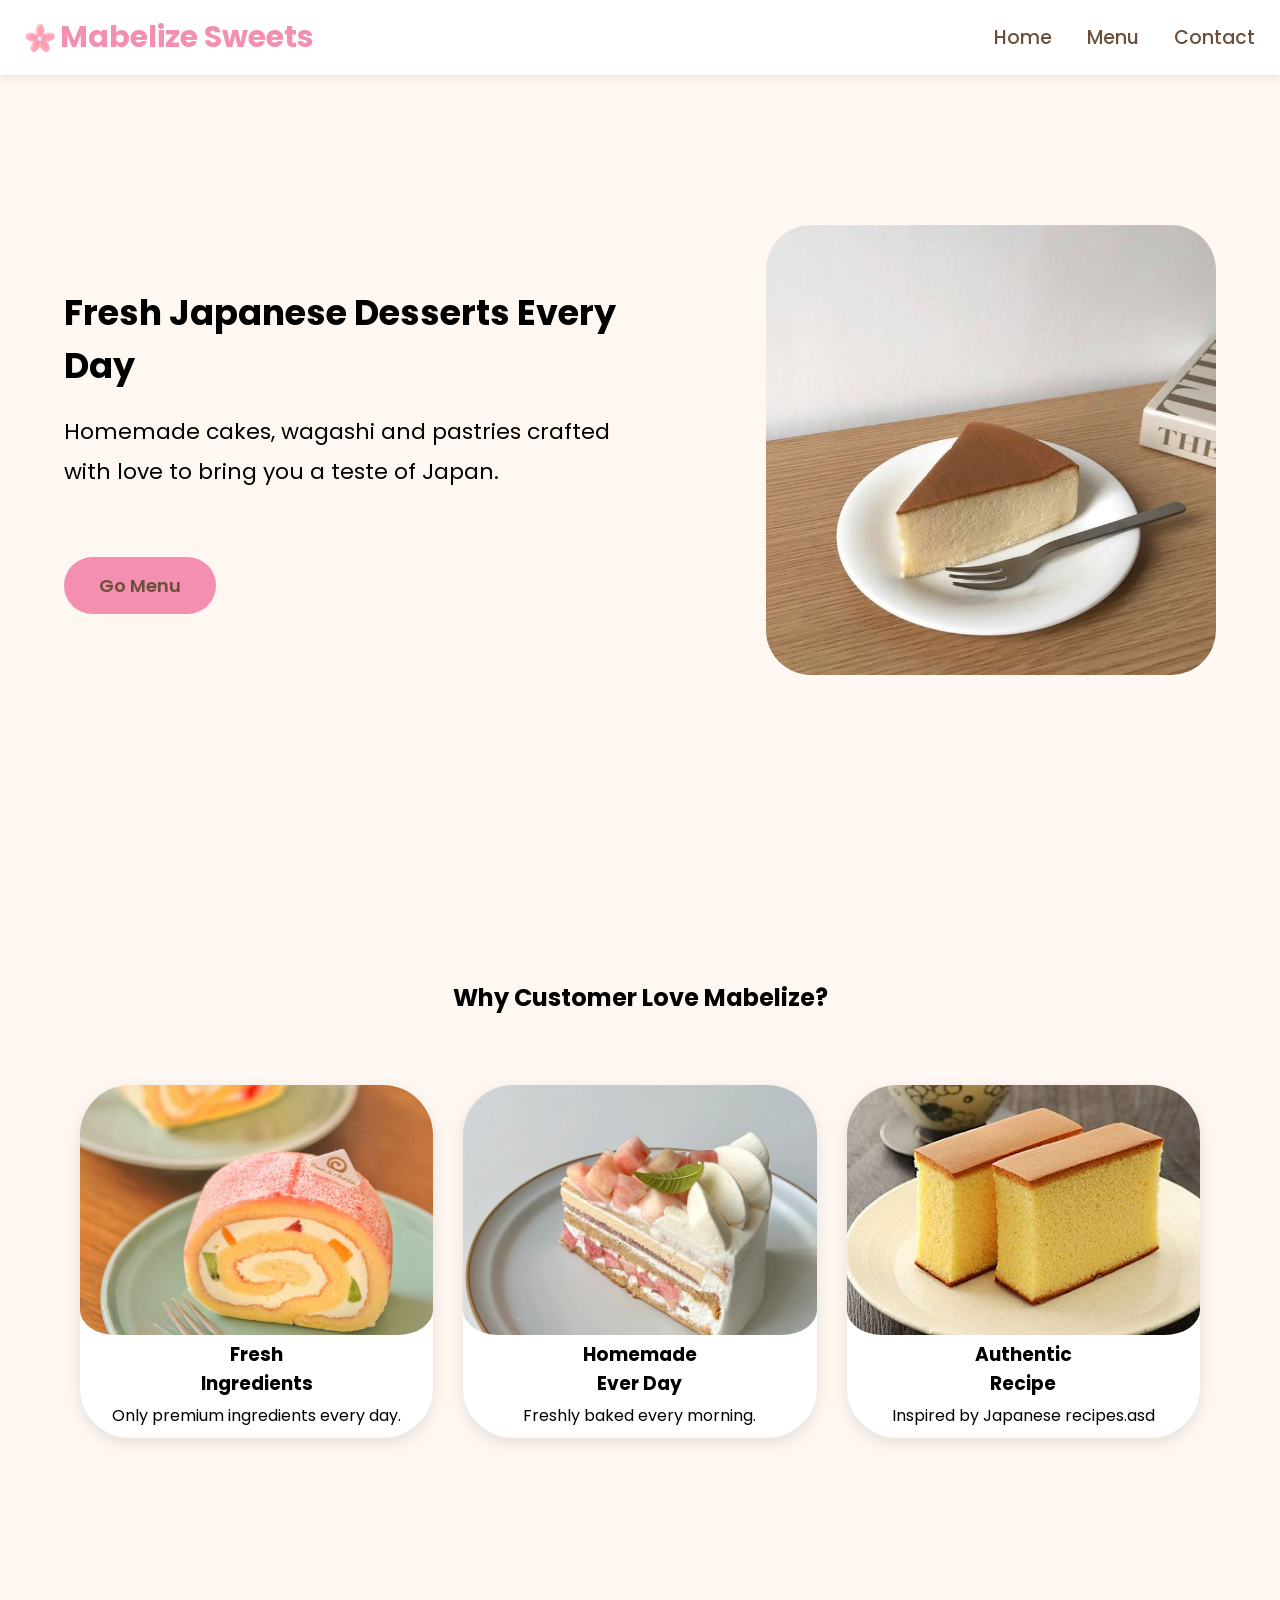
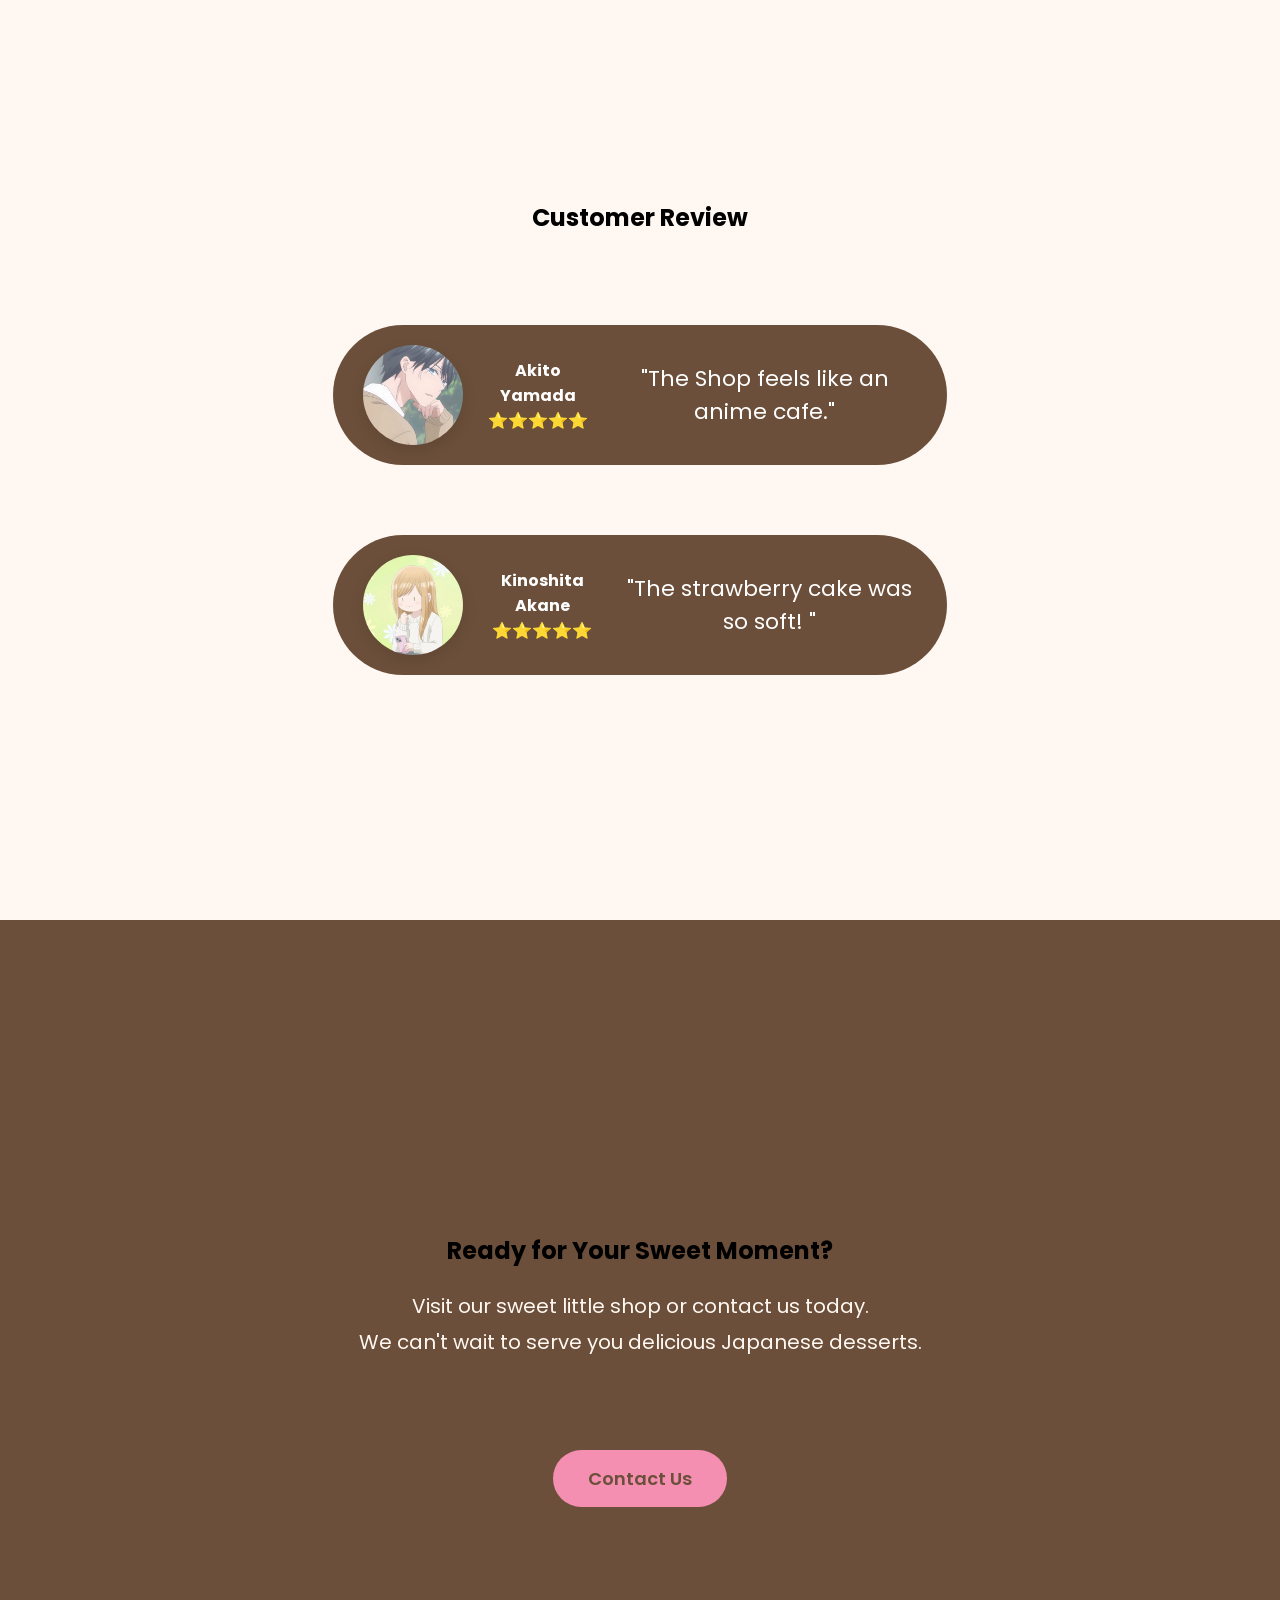
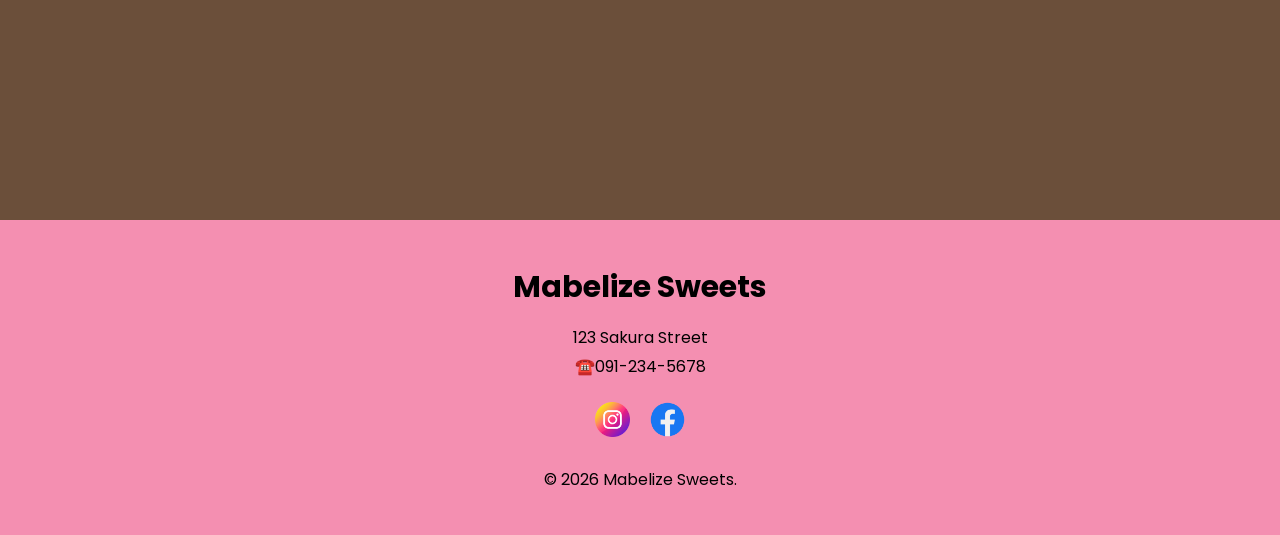
<file: index.html>
<!DOCTYPE html>
<html lang="en">
<head>
    <meta charset="UTF-8">
    <meta name="viewport" content="width=device-width, initial-scale=1.0">

    <title>Mabelize Sweets</title>

    <link rel="icon" type="image/png" href="./images/sakura.png">
    
    <link rel="preconnect" href="https://fonts.googleapis.com">
    <link rel="preconnect" href="https://fonts.gstatic.com" crossorigin>
    <link href="https://fonts.googleapis.com/css2?family=Poppins:wght@300;400;500;600;700&display=swap" rel="stylesheet">
    
    <link rel="stylesheet" href="./css/style.css" />

</head>

<body>
    
    <header>

        <nav class="navbar">

            <a href="index.html" class="logo">

                <img  src="./images/sakura.png" alt="Sakura">

                <h1>Mabelize Sweets</h1>
                
            </a>

             <input type="checkbox" id="menu">

            <label for="menu" class="menu-icon">
                ☰
            </label>

            <ul class="nav-links">

                <li><a href="index.html">Home</a></li>
                <li><a href="menu.html">Menu</a></li>
                <li><a href="contact.html">Contact</a></li>

            </ul>
        </nav>

    </header>

    <main>

        <section class="hero">

            <div class="hero-text">

                <h1>Fresh Japanese Desserts Every Day</h1>

                <p>Homemade cakes, wagashi and pastries crafted <br>
                with love to bring you a teste of Japan.</p>

                <a href="menu.html" class="btn" >Go Menu</a>
            </div>
                
            <div class="hero-image">

                <img src="./images/japanese cheesecake.jpg" alt="Japanese Cake">

            </div>
            

        </section>
        
        <section class="features">

                <h1> Why Customer Love Mabelize? </h1>

            </div>

            <div class="features-container">

                <div class="features-card">

                    <img src="./images/roll cake.jpg" alt="Roll Cake">

                    <h3> 

                        Fresh <br>
                        Ingredients

                    </h3>
                    
                    <p> Only premium ingredients every day. </p>

                </div>

                <div class="features-card">

                    <img src="./images/Peach Cake.webp" alt="Peach Cake">

                    <h3> 

                        Homemade <br>
                        Ever Day

                    </h3>

                    <p>

                        Freshly baked every morning.

                    </p>

                </div>

                <div class="features-card">

                    <img src="./images/Kasutera.jpg" alt = "Kasutera">

                    <h3> 

                        Authentic <br>
                        Recipe

                    </h3>

                    <p>

                        Inspired by Japanese recipes.asd

                    </p>

                </div>

            </div>
            
        </section>

        <section class="testimonails">

            <h1>Customer Review</h1>

            <div class="testimonails-container">

                <div class="testimonails-card">

                    <img src = "images/Yamada Customer.webp" alt="customerone"> 

                    <h4>Akito Yamada

                    <br>
                    ⭐⭐⭐⭐⭐

                    <br>
                    </h4>

                    <p>
                        "The Shop feels like an anime cafe."
                    </p>

                </div>

                <div class="testimonails-card">

                    <img src = "images/Akane Customer.webp" alt="customertwo" > 

                    <h4>Kinoshita Akane  
                    <br>
                    ⭐⭐⭐⭐⭐
                    </h4>

                     <p>
                        "The strawberry cake was so soft! "
                    </p>
   


                </div>

            </div>
            
        </section>

        <section class="content">
            
            <h1>Ready for Your Sweet Moment?</h1>

             <p>
                Visit our sweet little shop or contact us today.<br>
                We can't wait to serve you delicious Japanese desserts.
            </p>

            <div class="contact">
                <a href="contact.html" class="contactus">Contact Us</a>

            </div>
        </section>

    </main>

    <footer>

        <h3>Mabelize Sweets</h3>
        <p>123 Sakura Street</p>
        <p>☎️091-234-5678</p>

        <div class="social">

            <a href="#" class="iconf">
                <img src="./images/instagram.png" alt="Instagram" >
            </a>

            <a href="#" class="iconf">
                <img src="./images/facebook.png" alt="Facebook" >
            </a>
            
        </div>

        <p class="copyright">
        © 2026 Mabelize Sweets. 
        </p>

    </footer>

</body>

</html>
</file>
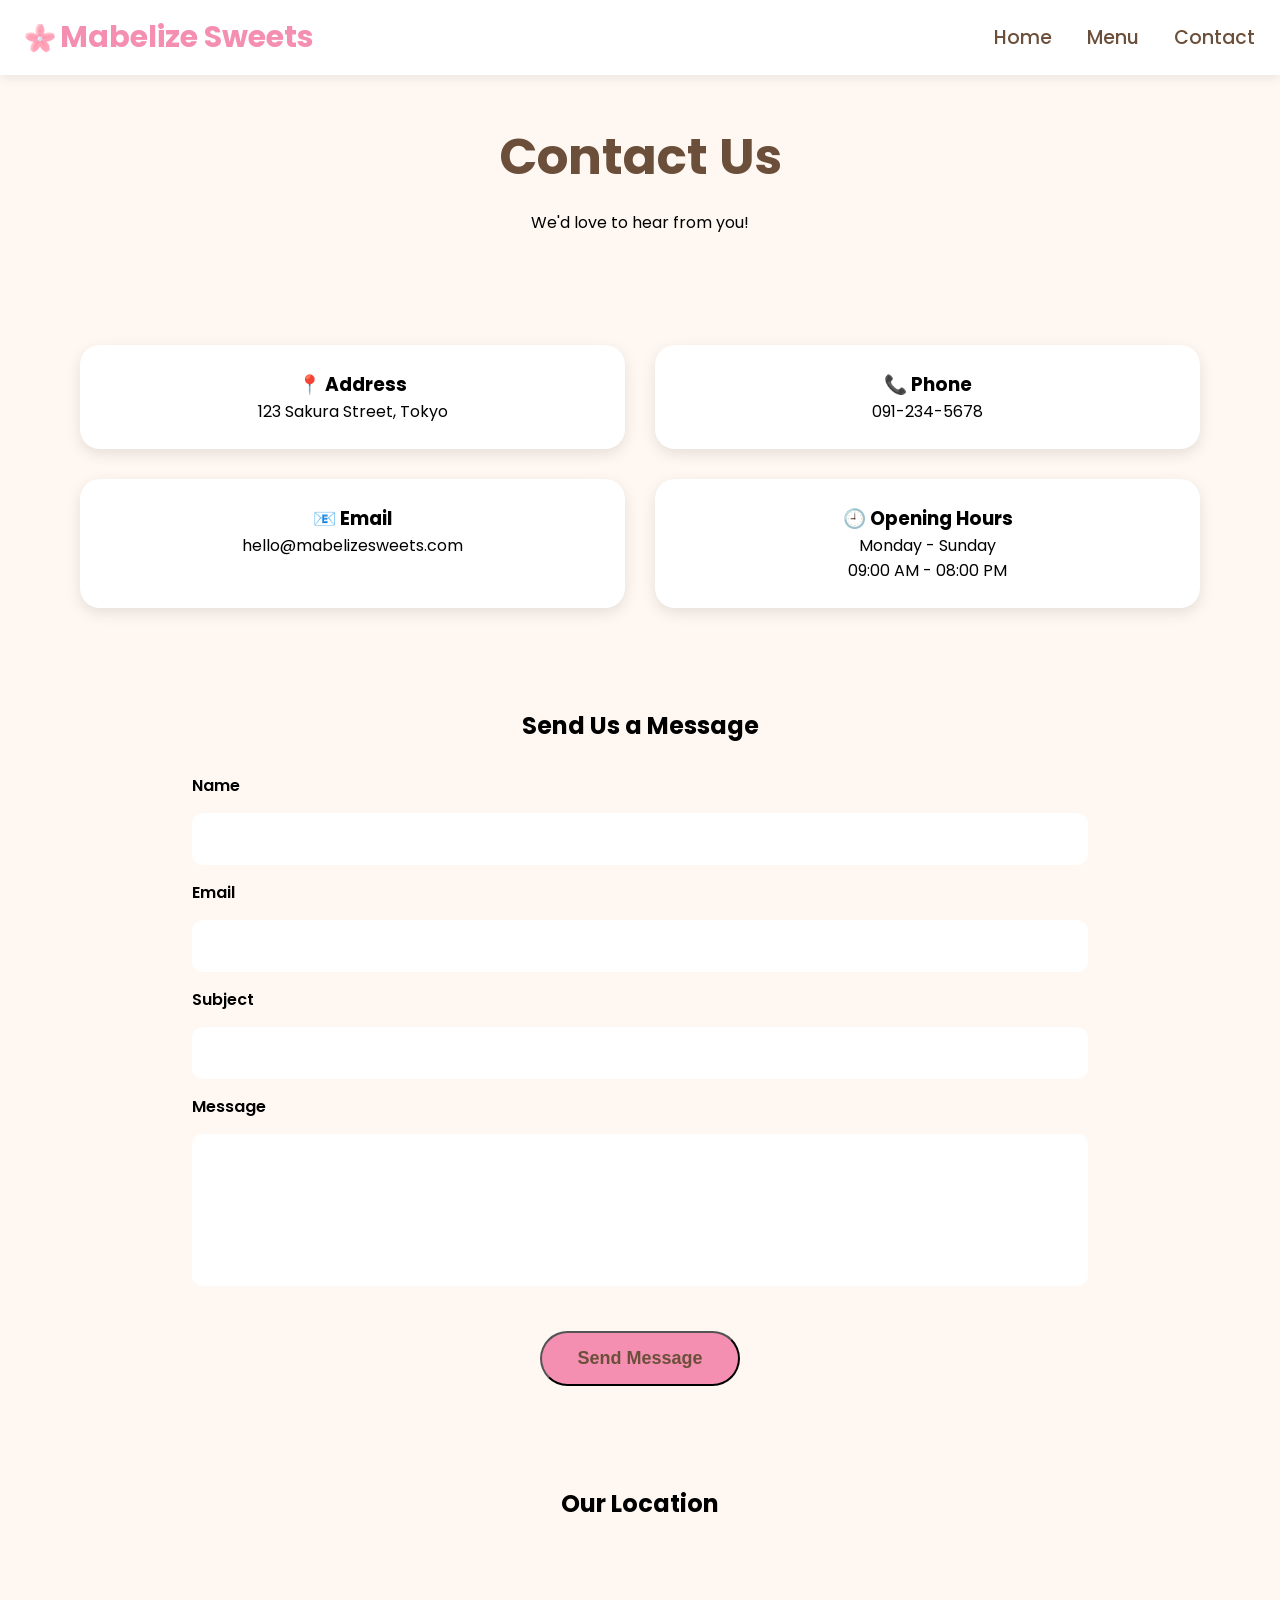
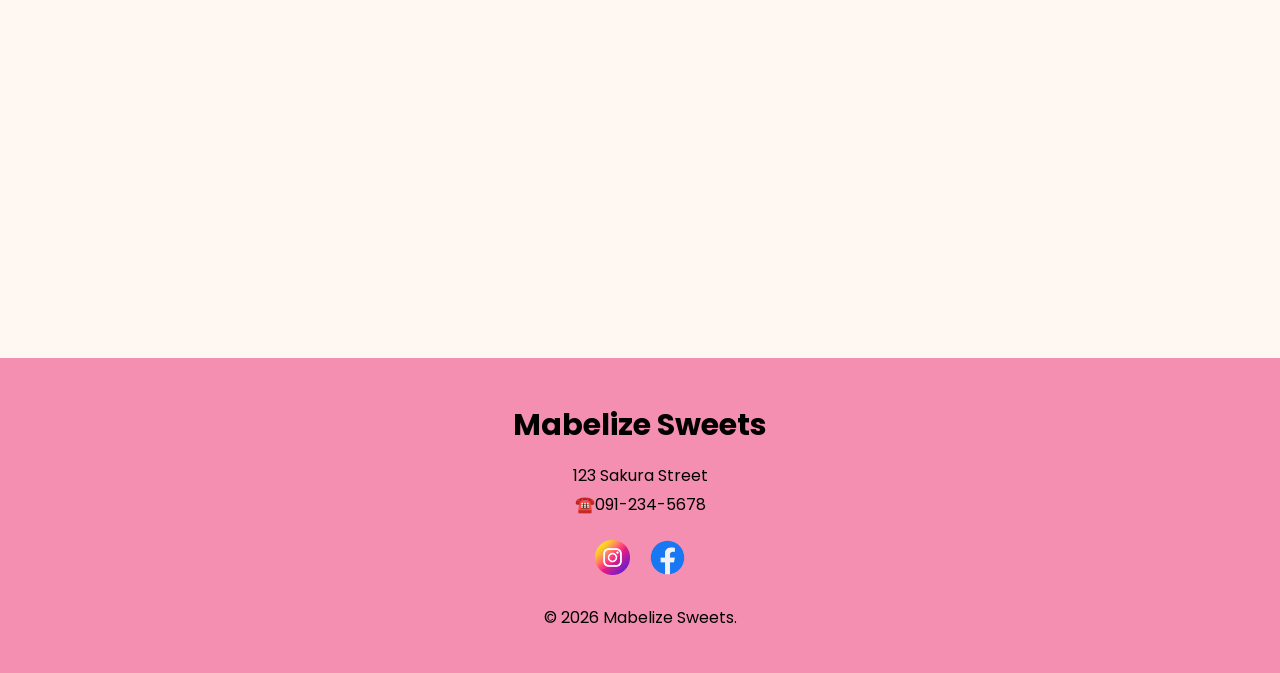
<file: contact.html>
<!DOCTYPE html>
<html lang="en">
<head>
    <meta charset="UTF-8">
    <meta name="viewport" content="width=device-width, initial-scale=1.0">

    <title>Contact | Mabelize Sweets</title>

    <link rel="icon" type="image/png" href="./images/sakura.png">
    
    <link rel="preconnect" href="https://fonts.googleapis.com">
    <link rel="preconnect" href="https://fonts.gstatic.com" crossorigin>
    <link href="https://fonts.googleapis.com/css2?family=Poppins:wght@300;400;500;600;700&display=swap" rel="stylesheet">
    
    <link rel="stylesheet" href="./css/style.css" />

</head>

<body>

     <header>

        <nav class="navbar">

            <a href="index.html" class="logo">

                <img  src="./images/sakura.png" alt="Sakura">

                <h1>Mabelize Sweets</h1>
                
            </a>

            <ul class="nav-links">

                <li><a href="index.html">Home</a></li>
                <li><a href="menu.html">Menu</a></li>
                <li><a href="contact.html">Contact</a></li>

            </ul>
        </nav>

    </header>

    <main>

        <section class="page-header">

            <h1>Contact Us</h1>

            <p>We'd love to hear from you!</p>

        </section>

        <section class="contact-info">

            <div class="info-box">

                <h3>📍 Address</h3>

                <p>123 Sakura Street, Tokyo</p>

            </div>

            <div class="info-box">

                <h3>📞 Phone</h3>

                <p>091-234-5678</p>

            </div>

            <div class="info-box">

                <h3>📧 Email</h3>

                <p>hello@mabelizesweets.com</p>

            </div>

            <div class="info-box">

                <h3>🕘 Opening Hours</h3>

                <p>Monday - Sunday</p>

                <p>09:00 AM - 08:00 PM</p>

            </div>

        </section>

        <section class="contact-form">

            <h2>Send Us a Message</h2>

            <form action="#">

                <label for="name">Name</label>

                <input type="text" id="name">

                <label for="email">Email</label>

                <input type="email" id="email">

                <label for="subject">Subject</label>

                <input type="text" id="subject">

                <label for="message">Message</label>

                <textarea id="message" rows="6"></textarea>

                <button class="btn">Send Message</button>

            </form>

        </section>

        <section class="map">

            <h2>Our Location</h2>

            <iframe
                src="https://www.google.com/maps?q=Tokyo&output=embed"
                width="100%"
                height="350"
                style="border:0;"
                loading="lazy">
            </iframe>

        </section>

    </main>
    
    <footer>

        <h3>Mabelize Sweets</h3>
        <p>123 Sakura Street</p>
        <p>☎️091-234-5678</p>

        <div class="social">

            <a href="#" class="iconf">
                <img src="./images/instagram.png" alt="Instagram" >
            </a>

            <a href="#" class="iconf">
                <img src="./images/facebook.png" alt="Facebook" >
            </a>
            
        </div>

        <p class="copyright">
        © 2026 Mabelize Sweets. 
        </p>

    </footer>

</body>

</html>
</file>
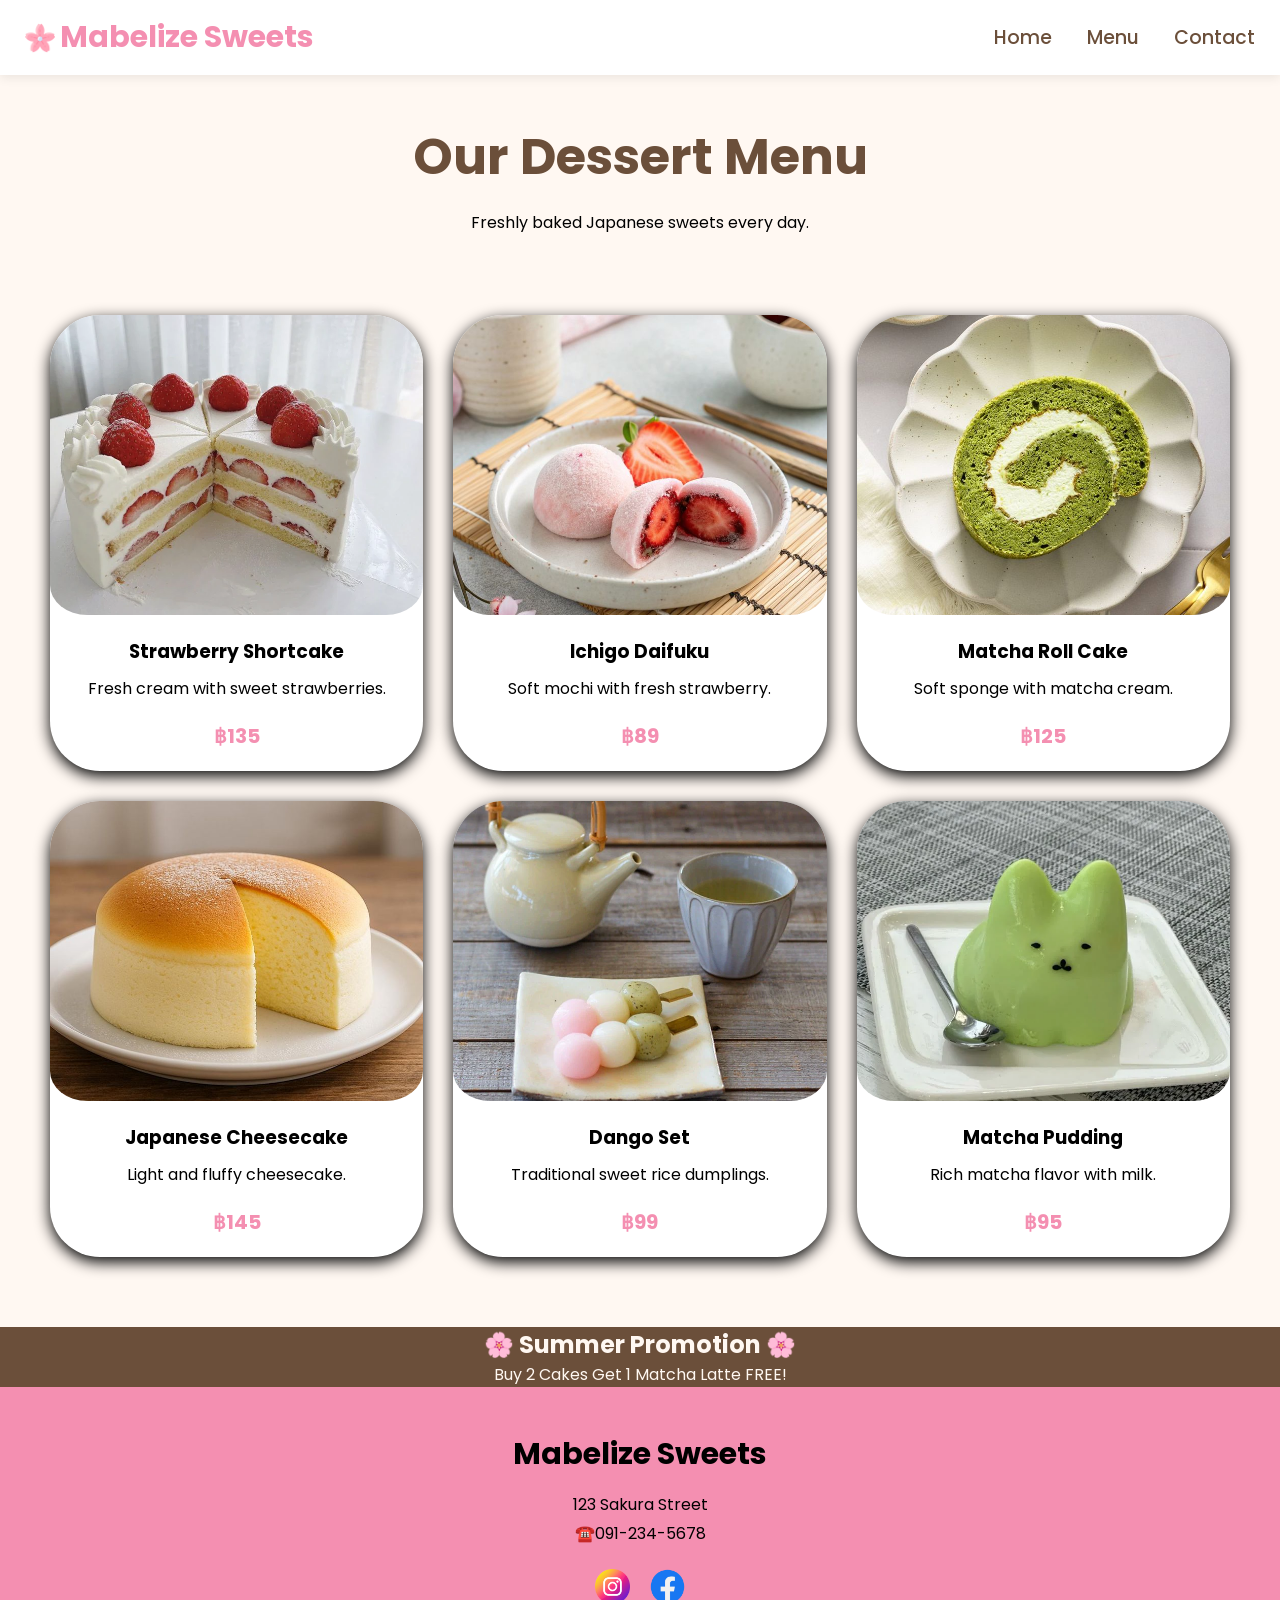
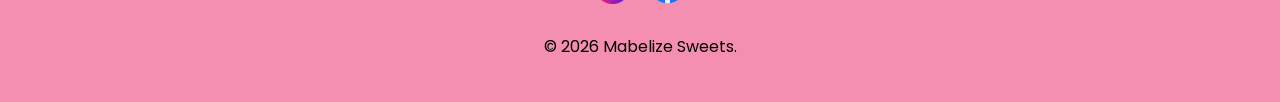
<file: menu.html>
<!DOCTYPE html>
<html lang="en">
<head>
    <meta charset="UTF-8">
    <meta name="viewport" content="width=device-width, initial-scale=1.0">
    
    <title>Menu | Mabelize Sweets</title>

    <link rel="icon" type="image/png" href="./images/sakura.png">
    
    <link rel="preconnect" href="https://fonts.googleapis.com">
    <link rel="preconnect" href="https://fonts.gstatic.com" crossorigin>
    <link href="https://fonts.googleapis.com/css2?family=Poppins:wght@300;400;500;600;700&display=swap" rel="stylesheet">
    
    <link rel="stylesheet" href="./css/style.css" />

</head>

<body>

     <header>

        <nav class="navbar">

            <a href="index.html" class="logo">

                <img  src="./images/sakura.png" alt="Sakura">

                <h1>Mabelize Sweets</h1>
                
            </a>

            <ul class="nav-links">

                <li><a href="index.html">Home</a></li>
                <li><a href="menu.html">Menu</a></li>
                <li><a href="contact.html">Contact</a></li>

            </ul>
        </nav>

    </header>

    <main>

        <section class="page-header">

            <h1>Our Dessert Menu</h1>
            <p>Freshly baked Japanese sweets every day.</p>

        </section>

        <section class="product-container">

            <div class="product-card">

                <img src="./images/strawberry shortcake.webp" alt="strawberryshortcake">

                <h3>Strawberry Shortcake</h3>

                <p>Fresh cream with sweet strawberries.</p>

                <span>฿135</span>

            </div>

            <div class="product-card">

                <img src="./images/Strawberry Mochi (Ichigo Daifuku).jpg" alt="Ichigodaifuku">
                
                <h3>Ichigo Daifuku</h3>

                <p>Soft mochi with fresh strawberry.</p>

                <span>฿89</span>

            </div>
            
            <div class="product-card">

                <img src="./images/Matcha Roll Cake.jpg" alt="dango">
                
                <h3>Matcha Roll Cake</h3>

                <p>Soft sponge with matcha cream.</p>

                <span>฿125</span>

            </div>

            <div class="product-card">

                <img src="./images/Japanese Cheesecake01.jpg" alt="macharollcake">
                
                <h3>Japanese Cheesecake</h3>

                <p>Light and fluffy cheesecake.</p>

                <span>฿145</span>

            </div>

            <div class="product-card">

                <img src="./images/dangoset.webp" alt="japanesecheesecake01">
                
                <h3>Dango Set</h3>

                <p>Traditional sweet rice dumplings.</p>

                <span>฿99</span>

            </div>

            <div class="product-card">

                <img src="./images/Matcha pudding.webp" alt="matchapudding">
                
                <h3>Matcha Pudding</h3>

                <p>Rich matcha flavor with milk.</p>

                <span>฿95</span>
                
            </div>

        </section>

        <section class="promotion">

            <h2>🌸 Summer Promotion 🌸</h2>

            <p>Buy 2 Cakes Get 1 Matcha Latte FREE!</p>

        </section>

    </main>


    <footer>

        <h3>Mabelize Sweets</h3>
        <p>123 Sakura Street</p>
        <p>☎️091-234-5678</p>

        <div class="social">

            <a href="#" class="iconf">
                <img src="./images/instagram.png" alt="Instagram" >
            </a>

            <a href="#" class="iconf">
                <img src="./images/facebook.png" alt="Facebook" >
            </a>
            
        </div>

        <p class="copyright">
        © 2026 Mabelize Sweets. 
        </p>

    </footer>

</body>

</html>
</file>
<file: css/style.css>
:root {

    --primary-color: #F48FB1;
    --secondary-color: #6B4F3A;
    --background-color: #FFF8F2;
    --white : #FFFFFF;
    --text-color: #555555;
}

html {
    scroll-behavior: smooth;
}

*{

    margin:0;
    padding:0;
    box-sizing:border-box;

}

body{

    background-color:var(--background-color);
    font-family: "Poppins", sans-serif;
    animation:fade .6s;
}

@keyframes fade{
    from{
        opacity:0;
    }

    to{
        opacity:1;
    }
}

.navbar {
    position: fixed;
    top: 0;
    left: 0;

    width: 100%;
    
    display:flex;
    justify-content:space-between;
    align-items:center;
    padding:15px 25px;
    background:var(--white);
    box-shadow:0 3px 10px rgba(0,0,0,0.08);

}

#menu{

    display:none;

}

.menu-icon{
    display:none;
    font-size:32px;
    cursor:pointer;
    color:var(--secondary-color);
}

.nav-links a{

    text-decoration:none;
    color:var(--secondary-color);
    font-size:19px;
    font-weight:500;
    transition:.3s;

}

.nav-links {

    display:flex;
    list-style:none;
    gap:35px;
}

.nav-links a:hover{

    color:var(--primary-color);

}

.logo{
    display:flex;
    align-items:center;
    gap:5px;

    color:var(--primary-color);
    text-decoration:none;
}

.logo:hover{
    opacity:.8;
}

.logo h1{

    font-size:30px;

}

.logo img {

    width: 30px;
    height: 30px;

}

div > img {

    width: 30px;
    height: 30px;
    object-fit: cover;
    border-radius: 10%;
    

}

.hero {

    display: flex;

    justify-content: space-between;
    align-items: center;
    width:90%;
    margin:auto;

    min-height:100vh;
}

.hero-text {

    flex: 1;

}

.hero-text h1{

    font-size: 35px;
    margin-bottom:20px;

}

.hero-text p{

    font-size:22px;

    line-height:1.8;

    margin-bottom:35px;

}

.hero-image {

    flex:1;
    display:flex;
    justify-content:right;
}

.hero-image img {

    width:450px;
    height: 450px;
    max-width:100%;
}

.btn {

    display:inline-block;
    margin-top:30px;
    padding:15px 35px;
    background:var(--primary-color);
    color:var(--secondary-color);
    text-decoration:none;
    border-radius:30px;
    font-size:18px;
    font-weight:600;
    transition:.3s;

}

.btn:hover {
    color:var(--white);
    transform:translateY(-3px);

}

.features {

    padding: 80px;
    text-align: center;
    min-height:100vh;
}

.features-container {

    display: grid;
    grid-template-columns: 1fr 1fr 1fr;

    gap: 30px;
    margin-top: 70px;
}

.features-card {

    background: var(--white);
    border-radius: 50px;
    overflow: hidden;
    box-shadow: 0 5px 15px rgba(0, 0, 0, .1);
    transition: .3s;
}

.features-card img {

    width: 100%;
    height: 250px;
    object-fit: cover;
    display: block;
}

.features-card h3 {

    margin-top: 5px;
    margin-bottom: 5px;
}

.features-card p {
    margin-bottom: 10px;
}

.testimonails {

    text-align: center;
    min-height: 80vh;

}

.testimonails-container {

    display: grid;
    grid-template-rows: 1fr 1fr ;   
    gap: 30px;
    margin-top: 70px;

    
}

.testimonails-card{

    width:48%;
    margin:20px auto;

    display:flex;
    align-items:center;
    justify-content: center;

    padding:20px 30px;
    gap:25px;

    background:var(--secondary-color);
    color:white;

    border-radius:100px;

}

.testimonails-card img {

    border-radius: 50%;

    width: 100px;
    height: 100px;
    box-shadow: 0 5px 15px rgba(0, 0, 0, .1);

}

.testimonails-card p {
    
    font-size:22px;

}

.content {

    min-height:100vh;
               
    display: flex;
    justify-content: center; 
    align-items: center;
    flex-direction: column;

    text-align: center;
    background-color: var(--secondary-color);
    

}

.content h1 {
    display: flex;
    justify-content: center;
    align-items: center;
}

.content p{
    color: var(--background-color);
    font-size:20px;
    margin:20px 0 40px;
    line-height:1.8;
}

.contactus {

    display:inline-block;
    margin-top:50px;
    padding:15px 35px;

    background:var(--primary-color);
    color:var(--secondary-color);
    
    text-decoration:none;
    border-radius:30px;
    font-size:18px;
    font-weight:600;
    transition:.3s;

}

.contactus:hover {

    color:var(--white);
    transform:translateY(-3px);

}

footer {

    background: var(--primary-color);
    text-align: center;
    padding: 40px 20px;
    line-height: 1.8;
}

footer h3{
    font-size: 30px;
    margin-bottom: 10px;
}

.social {

    display: flex;
    justify-content: center;
    gap: 20px;
    margin: 20px 0;

}

.social img {

    width: 35px;
    height: 35px;
    transition: .3s;
}

.social img:hover {

    transform: scale(1.2);
}

.page-header {

    text-align: center;
    padding: 120px 20px 60px;
}

.page-header h1 {

    font-size: 50px;
    color: var(--secondary-color);
}

.page-header p {
    
    margin-top: 15px;
}

.product-container {

    display: grid;
    grid-template-columns: 1fr 1fr 1fr;
    gap: 30px;
    padding: 20px 50px;
}

.product-card {

    background: var(--white);
    border-radius: 50px;
    overflow: hidden;
    box-shadow: 0 5px 15px rgba(0, 0, 0, 1);
    text-align: center;
    transition: .3s;
}

.product-card:hover {

    transition: translateY(-8px);
    box-shadow: 0 10px 20px rgba(0, 0, 0, .15);

}

.product-card img {

    width: 100%;
    height: 300px;
    object-fit: cover;
}

.product-card h3 {

    margin: 15px 0 10px;
}

.product-card p {

    padding: 0 15px;
}

.product-card span {

    display: block;
    margin: 20px;
    font-size: 20px;
    font-weight: bold;
    color:var(--primary-color);
}

.promotion {

    background: var(--secondary-color);
    color: var(--background-color);
    text-align: center;
    margin-top: 50px;
}

.contact-info{

    display:grid;

    grid-template-columns:repeat(2,1fr);

    gap:30px;

    padding:50px 80px;

}

.info-box{

    text-align: center;

    background:white;

    padding:25px;

    border-radius:20px;

    box-shadow:0 5px 15px rgba(0,0,0,.1);

}

.contact-form{

    width:70%;

    margin:50px auto;
    

}

.contact-form h2{

    text-align:center;

    margin-bottom:30px;

}

.contact-form form{

    display:flex;

    flex-direction:column;

    gap:15px;

}

.contact-form label{

    font-weight:600;

}

.contact-form input,
.contact-form textarea{

    padding:15px;

    border:1px solid var(--white);

    border-radius:10px;

    font-family:'Poppins',sans-serif;

}

.contact-form textarea{

    resize:none;

}

.contact-form button{

    width:200px;

    align-self:center;

}

.map{

    padding:50px 80px;

}

.map h2{

    text-align:center;

    margin-bottom:30px;

}

.map iframe{

    border-radius:20px;

}

@media screen and (max-width:768px){

    body{
        padding-top:90px;
    }

    .navbar{
        display:flex;
        justify-content:space-between;
        align-items:center;
        padding:15px 20px;
    }

    .menu-icon{
        display:block;
    }

    .nav-links{
        display:none;
        position:absolute;
        top:70px;
        left:0;
        width:100%;
        background:white;

        flex-direction:column;
        text-align:center;
        gap:20px;
        padding:20px 0;

        box-shadow:0 5px 10px rgba(0,0,0,.1);
    }

    #menu:checked ~ .nav-links{
        display:flex;

        .logo h1{
        font-size:24px;
        }
    }

    .hero{
        flex-direction:column;
        text-align:center;
        padding-top:120px;
        gap:40px;
    }

    .hero-text h1{
        font-size:32px;
    }

    .hero-text p{
        font-size:18px;
    }

    .hero-image img{
        width:100%;
        max-width:350px;
        height:auto;
    }

    .features{
        padding:50px 20px;
    }

    .features-container{
        grid-template-columns:1fr;
    }

    .testimonails-card{
        width:90%;
        flex-direction:column;
        text-align:center;
        border-radius:30px;
        padding:20px;
    }

    .testimonails-card img{
        width:120px;
        height:120px;
    }

    .testimonails-card p{
        font-size:18px;
    }

    .product-container{
        grid-template-columns:1fr;
        padding:30px 20px;
    }

    .contact-info{
        grid-template-columns:1fr;
        padding:30px 20px;
    }

    .contact-form{
        width:90%;
    }

    .map{
        padding:30px 20px;
    }

    .map iframe{
        width:100%;
        height:300px;
    }

    footer{
        padding:30px 20px;
    }

    .social{
        gap:15px;
    }
}
</file>
